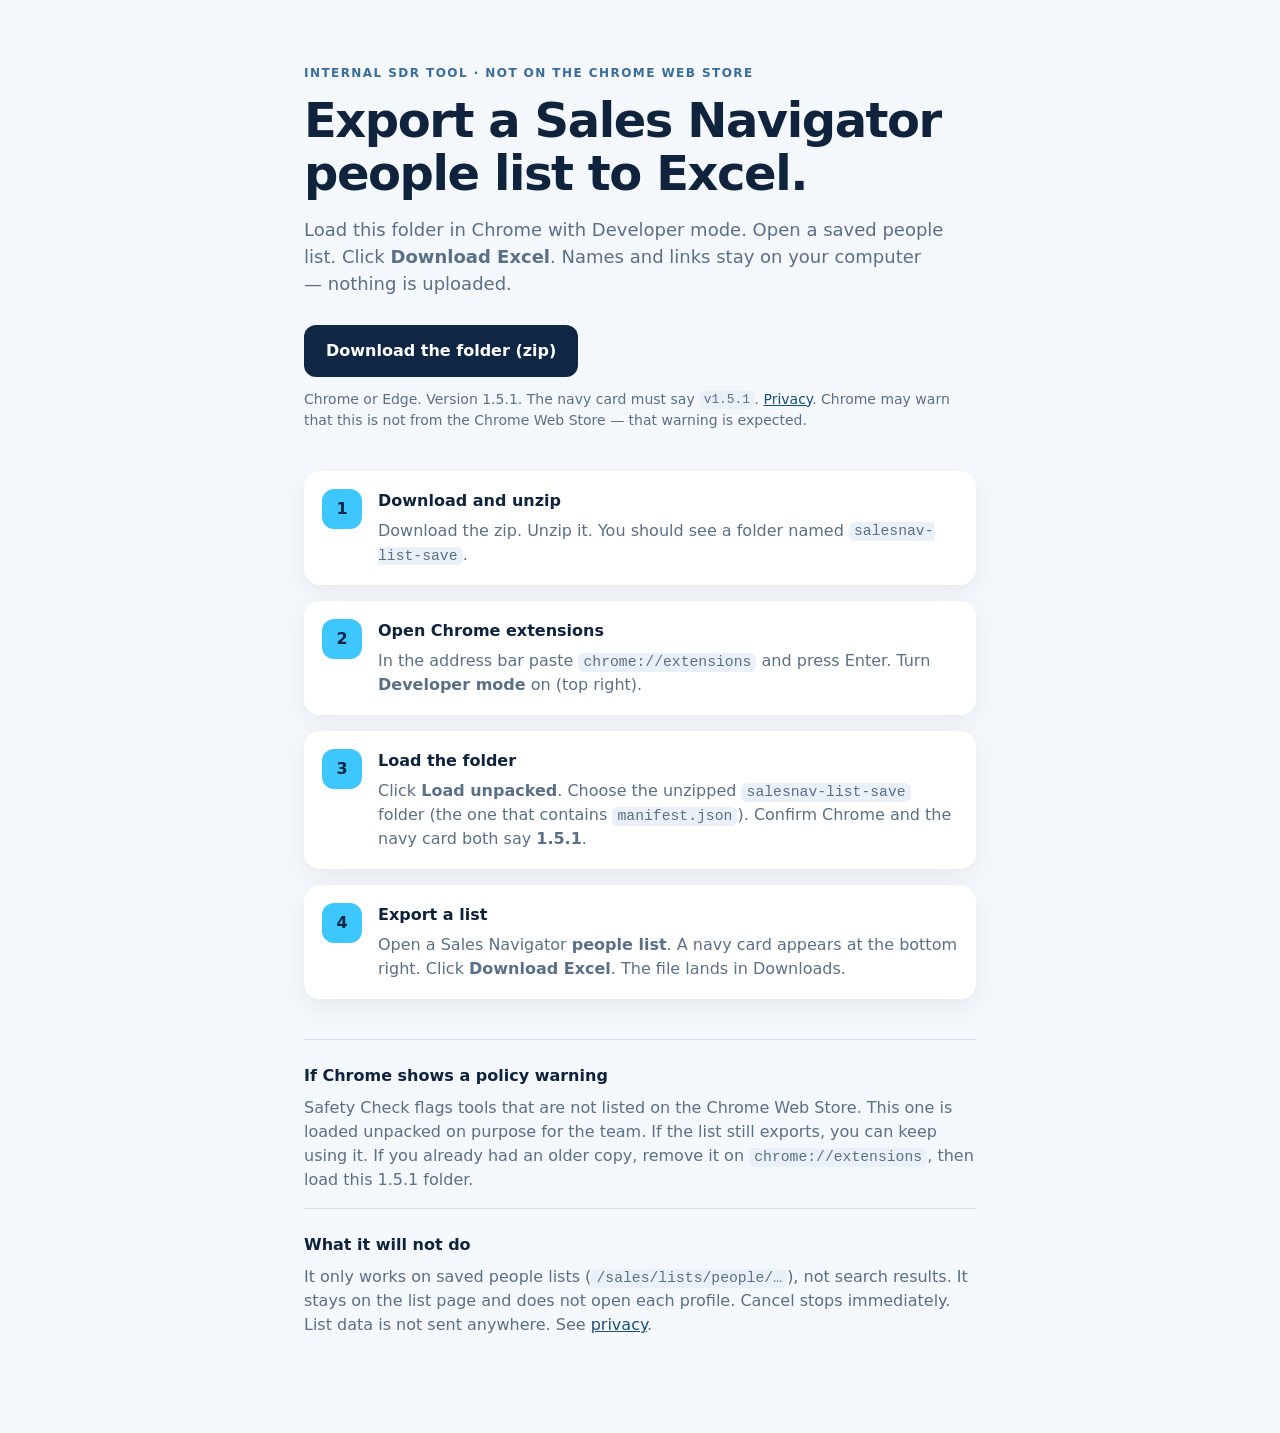
<file: docs/index.html>
<!doctype html>
<html lang="en">
  <head>
    <meta charset="utf-8" />
    <meta name="viewport" content="width=device-width, initial-scale=1" />
    <title>Sales Nav List Save</title>
    <link rel="stylesheet" href="styles.css" />
  </head>
  <body>
    <main>
      <p class="eyebrow">Internal SDR tool · not on the Chrome Web Store</p>
      <h1>Export a Sales Navigator people list to Excel.</h1>
      <p class="lead">
        Load this folder in Chrome with Developer mode. Open a saved people list. Click
        <strong>Download Excel</strong>. Names and links stay on your computer — nothing is uploaded.
      </p>
      <a class="cta" href="./salesnav-list-save.zip">Download the folder (zip)</a>
      <p class="hint">
        Chrome or Edge. Version 1.5.1. The navy card must say <code>v1.5.1</code>.
        <a href="./privacy.html">Privacy</a>.
        Chrome may warn that this is not from the Chrome Web Store — that warning is expected.
      </p>

      <ol class="steps">
        <li>
          <span>1</span>
          <div>
            <h2>Download and unzip</h2>
            <p>Download the zip. Unzip it. You should see a folder named <code>salesnav-list-save</code>.</p>
          </div>
        </li>
        <li>
          <span>2</span>
          <div>
            <h2>Open Chrome extensions</h2>
            <p>In the address bar paste <code>chrome://extensions</code> and press Enter. Turn <strong>Developer mode</strong> on (top right).</p>
          </div>
        </li>
        <li>
          <span>3</span>
          <div>
            <h2>Load the folder</h2>
            <p>Click <strong>Load unpacked</strong>. Choose the unzipped <code>salesnav-list-save</code> folder (the one that contains <code>manifest.json</code>). Confirm Chrome and the navy card both say <strong>1.5.1</strong>.</p>
          </div>
        </li>
        <li>
          <span>4</span>
          <div>
            <h2>Export a list</h2>
            <p>Open a Sales Navigator <strong>people list</strong>. A navy card appears at the bottom right. Click <strong>Download Excel</strong>. The file lands in Downloads.</p>
          </div>
        </li>
      </ol>

      <section class="note">
        <h2>If Chrome shows a policy warning</h2>
        <p>
          Safety Check flags tools that are not listed on the Chrome Web Store. This one is loaded
          unpacked on purpose for the team. If the list still exports, you can keep using it. If you
          already had an older copy, remove it on <code>chrome://extensions</code>, then load this
          1.5.1 folder.
        </p>
      </section>

      <section class="note">
        <h2>What it will not do</h2>
        <p>
          It only works on saved people lists (<code>/sales/lists/people/…</code>), not search results.
          It stays on the list page and does not open each profile. Cancel stops immediately. List
          data is not sent anywhere. See <a href="./privacy.html">privacy</a>.
        </p>
      </section>
    </main>
  </body>
</html>
</file>
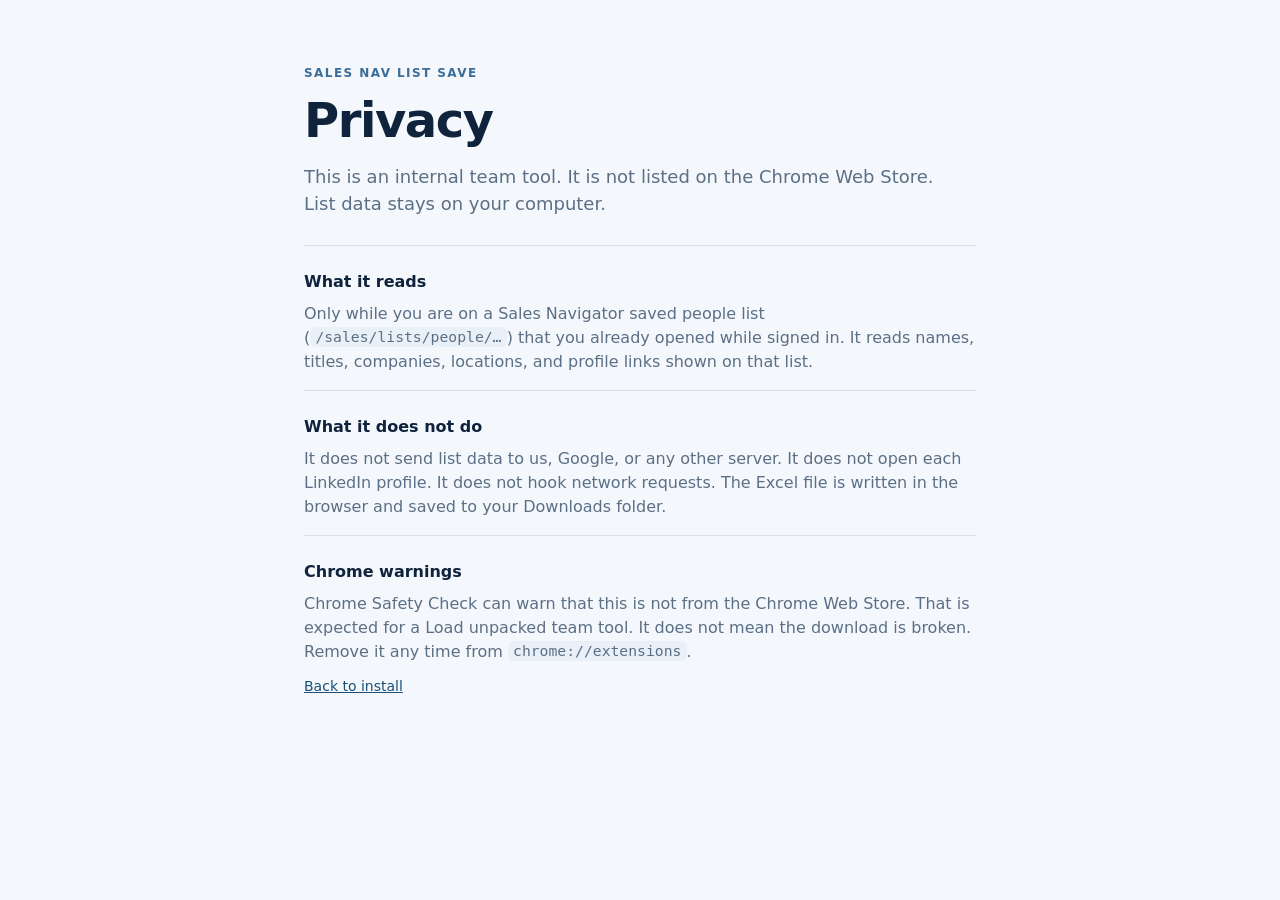
<file: docs/privacy.html>
<!doctype html>
<html lang="en">
  <head>
    <meta charset="utf-8" />
    <meta name="viewport" content="width=device-width, initial-scale=1" />
    <title>Privacy — Sales Nav List Save</title>
    <link rel="stylesheet" href="styles.css" />
  </head>
  <body>
    <main>
      <p class="eyebrow">Sales Nav List Save</p>
      <h1>Privacy</h1>
      <p class="lead">
        This is an internal team tool. It is not listed on the Chrome Web Store. List data stays on your computer.
      </p>
      <section class="note">
        <h2>What it reads</h2>
        <p>
          Only while you are on a Sales Navigator saved people list
          (<code>/sales/lists/people/…</code>) that you already opened while signed in.
          It reads names, titles, companies, locations, and profile links shown on that list.
        </p>
      </section>
      <section class="note">
        <h2>What it does not do</h2>
        <p>
          It does not send list data to us, Google, or any other server. It does not open each
          LinkedIn profile. It does not hook network requests. The Excel file is written in the
          browser and saved to your Downloads folder.
        </p>
      </section>
      <section class="note">
        <h2>Chrome warnings</h2>
        <p>
          Chrome Safety Check can warn that this is not from the Chrome Web Store. That is expected
          for a Load unpacked team tool. It does not mean the download is broken. Remove it any time
          from <code>chrome://extensions</code>.
        </p>
      </section>
      <p class="hint"><a href="./">Back to install</a></p>
    </main>
  </body>
</html>
</file>
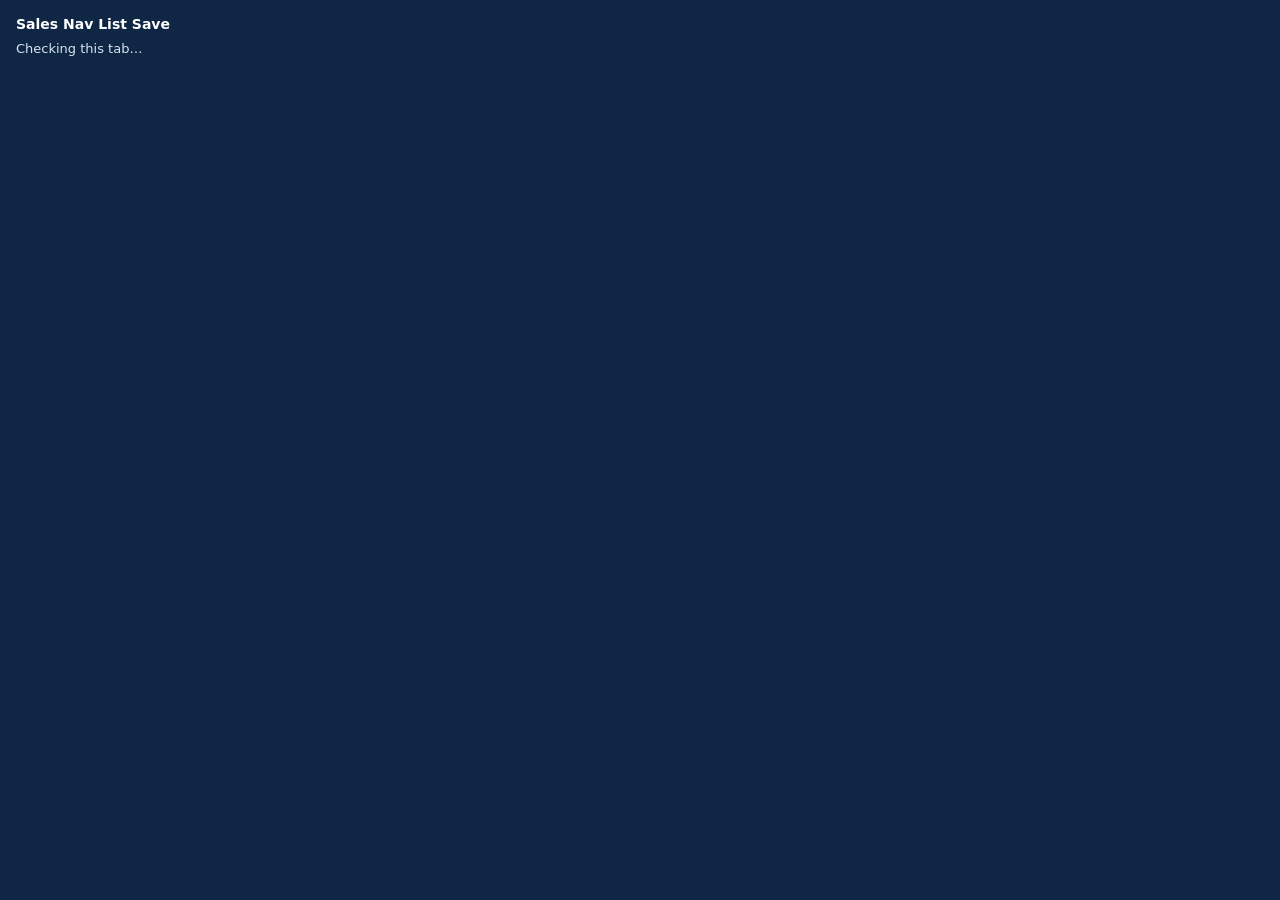
<file: extension/popup.html>
<!doctype html>
<html>
  <head>
    <meta charset="utf-8" />
    <title>Sales Nav List Save</title>
    <link rel="stylesheet" href="popup.css" />
  </head>
  <body>
    <main>
      <h1>Sales Nav List Save</h1>
      <p id="status">Checking this tab…</p>
      <button id="go" type="button" hidden>Download Excel</button>
      <p id="ver" class="ver"></p>
    </main>
    <script src="popup.js"></script>
  </body>
</html>
</file>
<file: docs/styles.css>
:root {
  --navy: #0f2744;
  --ink: #10233c;
  --cyan: #3ec6ff;
  --paper: #f4f7fb;
  --muted: #5b6f86;
}
* { box-sizing: border-box; }
html, body { margin: 0; }
body {
  font-family: Inter, system-ui, -apple-system, Segoe UI, sans-serif;
  background: var(--paper);
  color: var(--ink);
  line-height: 1.5;
}
main {
  max-width: 720px;
  margin: 0 auto;
  padding: 64px 24px 96px;
}
.eyebrow {
  text-transform: uppercase;
  letter-spacing: 0.12em;
  font-size: 12px;
  font-weight: 700;
  color: #3a6d99;
  margin: 0 0 12px;
}
h1 {
  font-size: clamp(32px, 5vw, 48px);
  line-height: 1.1;
  letter-spacing: -0.03em;
  margin: 0 0 16px;
}
.lead {
  font-size: 18px;
  color: var(--muted);
  margin: 0 0 28px;
  max-width: 40rem;
}
.cta {
  display: inline-flex;
  align-items: center;
  background: var(--navy);
  color: #fff;
  text-decoration: none;
  font-weight: 700;
  border-radius: 12px;
  padding: 14px 22px;
}
.cta:hover { filter: brightness(1.08); }
.hint {
  color: var(--muted);
  font-size: 14px;
  margin: 12px 0 40px;
}
a {
  color: #1a4f78;
}
.steps {
  list-style: none;
  padding: 0;
  margin: 0 0 40px;
  display: grid;
  gap: 16px;
}
.steps li {
  display: grid;
  grid-template-columns: 40px 1fr;
  gap: 16px;
  background: #fff;
  border-radius: 16px;
  padding: 18px;
  box-shadow: 0 8px 24px rgba(16, 35, 60, 0.06);
}
.steps span {
  width: 40px;
  height: 40px;
  border-radius: 12px;
  background: var(--cyan);
  color: var(--navy);
  display: grid;
  place-items: center;
  font-weight: 800;
}
.steps h2 {
  margin: 0 0 6px;
  font-size: 16px;
}
.steps p, .note p {
  margin: 0;
  color: var(--muted);
}
code {
  font-family: ui-monospace, SFMono-Regular, Menlo, monospace;
  font-size: 0.92em;
  background: #eaf0f7;
  padding: 0.1em 0.35em;
  border-radius: 6px;
}
.note {
  border-top: 1px solid #d9e2ec;
  padding-top: 24px;
}
.note h2 {
  margin: 0 0 8px;
  font-size: 16px;
}
.note + .note {
  margin-top: 16px;
}
</file>
<file: extension/popup.css>
html, body {
  margin: 0;
  width: 280px;
}
body {
  font-family: Inter, system-ui, -apple-system, Segoe UI, sans-serif;
  background: #0f2744;
  color: #fff;
}
main {
  padding: 16px;
}
h1 {
  margin: 0;
  font-size: 14px;
}
p {
  margin: 8px 0 14px;
  font-size: 13px;
  line-height: 1.4;
  color: #d7e3f2;
}
button {
  width: 100%;
  border: 0;
  border-radius: 10px;
  padding: 10px 12px;
  font-weight: 650;
  font-size: 13px;
  background: #3ec6ff;
  color: #062033;
  cursor: pointer;
}
button:disabled {
  opacity: 0.6;
  cursor: default;
}
.ver {
  margin: 10px 0 0;
  font-size: 11px;
  color: #8aa0b8;
}
</file>
